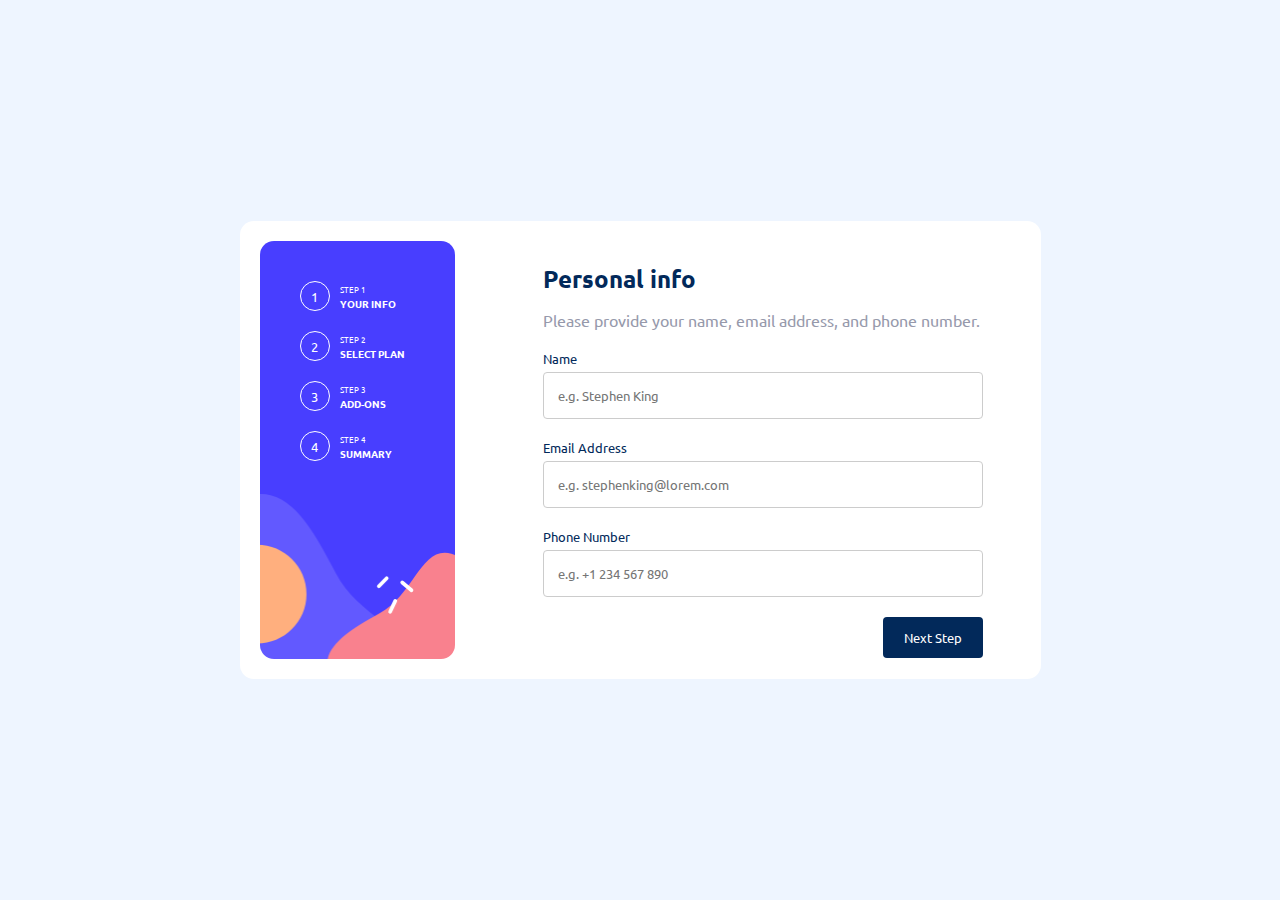
<file: semana-3/challenges/index.html>
<!DOCTYPE html>
<html lang="en">
  <head>
    <meta charset="UTF-8" />
    <meta name="viewport" content="width=device-width, initial-scale=1.0" />
    <title>Multi step form - challenge</title>
    <link rel="stylesheet" href="./css/fonts.css" />
    <link rel="stylesheet" href="./css/style.css" />
    <link rel="stylesheet" href="./css/xl.css" />
  </head>
  <body>
    <main>
      <form>
        <div class="container">
          <section class="container-steps">
            <ul>
              <li><button class="step-button">1</button></li>
              <li><button class="step-button">2</button></li>
              <li><button class="step-button">3</button></li>
              <li><button class="step-button">4</button></li>
            </ul>
          </section>
          <section class="container-menu-desktop">
            <div>
              <div>
                <button class="step-button">1</button>
              </div>
              <div>
                <span class="step-title">STEP 1</span>
                <span class="step-info">YOUR INFO</span>
              </div>
            </div>
            <div>
              <div>
                <button class="step-button">2</button>
              </div>
              <div>
                <span class="step-title">STEP 2</span>
                <span class="step-info">SELECT PLAN</span>
              </div>
            </div>
            <div>
              <div>
                <button class="step-button">3</button>
              </div>
              <div>
                <span class="step-title">STEP 3</span>
                <span class="step-info">ADD-ONS</span>
              </div>
            </div>
            <div>
              <div>
                <button class="step-button">4</button>
              </div>
              <div>
                <span class="step-title">STEP 4</span>
                <span class="step-info">SUMMARY</span>
              </div>
            </div>
          </section>
          <section class="container-info">
            <div>
              <h2 class="title">Personal info</h2>
              <p class="text">
                Please provide your name, email address, and phone number.
              </p>
              <div class="container-form">
                <div>
                  <label for="input-name">Name</label>
                  <input
                    id="input-name"
                    type="text"
                    placeholder="e.g. Stephen King"
                  />
                </div>
                <div>
                  <label for="input-email">Email Address</label>
                  <input
                    id="input-email"
                    type="email"
                    placeholder="e.g. stephenking@lorem.com"
                  />
                </div>
                <div>
                  <label for="input-phone-number">Phone Number</label>
                  <input
                    id="input-phone-number"
                    type="text"
                    placeholder="e.g. +1 234 567 890"
                  />
                </div>
                <div class="container-next-button-desktop">
                  <button class="next-button">Next Step</button>
                </div>
              </div>
            </div>
          </section>
        </div>
        <div class="footer">
          <button class="next-button">Next Step</button>
        </div>
      </form>
    </main>
  </body>
</html>
</file>
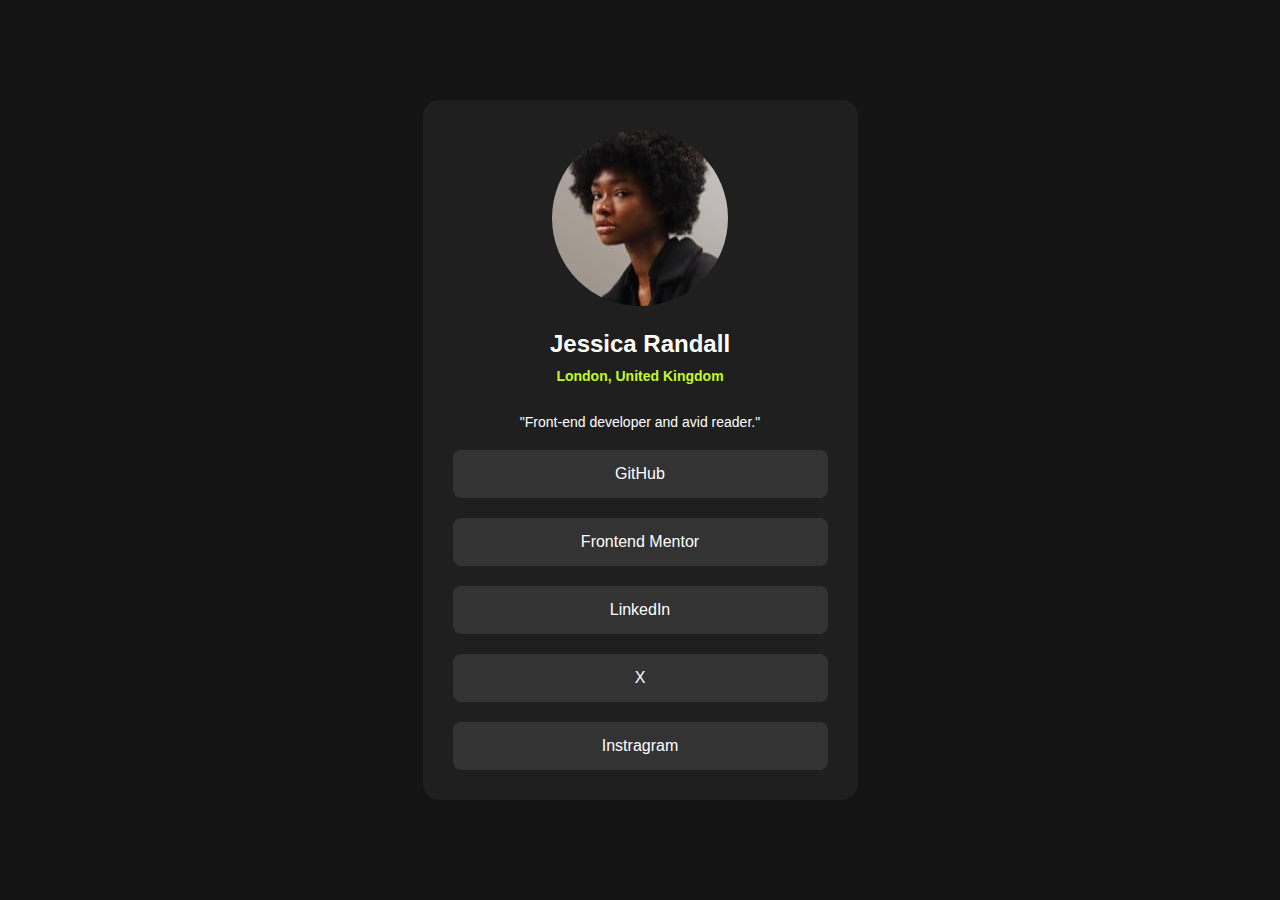
<file: Semana-1/reto-1.html>
<!DOCTYPE html>
<html lang="en">
  <head>
    <meta charset="UTF-8" />
    <meta name="viewport" content="width=device-width, initial-scale=1.0" />
    <title>Codigo 18 - Reto 1</title>
    <link rel="stylesheet" href="./css/style.css" />
  </head>
  <body>
    <main>
      <div>
        <img
          src="./img/avatar-jessica.jpeg"
          alt="Imagen de Perfil de Jessica Randall"
        />
        <h1>Jessica Randall</h1>
        <h2>London, United Kingdom</h2>
        <p>"Front-end developer and avid reader."</p>
        <ul>
          <li><a href="">GitHub</a></li>
          <li><a href="">Frontend Mentor</a></li>
          <li><a href="">LinkedIn</a></li>
          <li><a href="">X</a></li>
          <li><a href="">Instragram</a></li>
        </ul>
      </div>
    </main>
  </body>
</html>
</file>
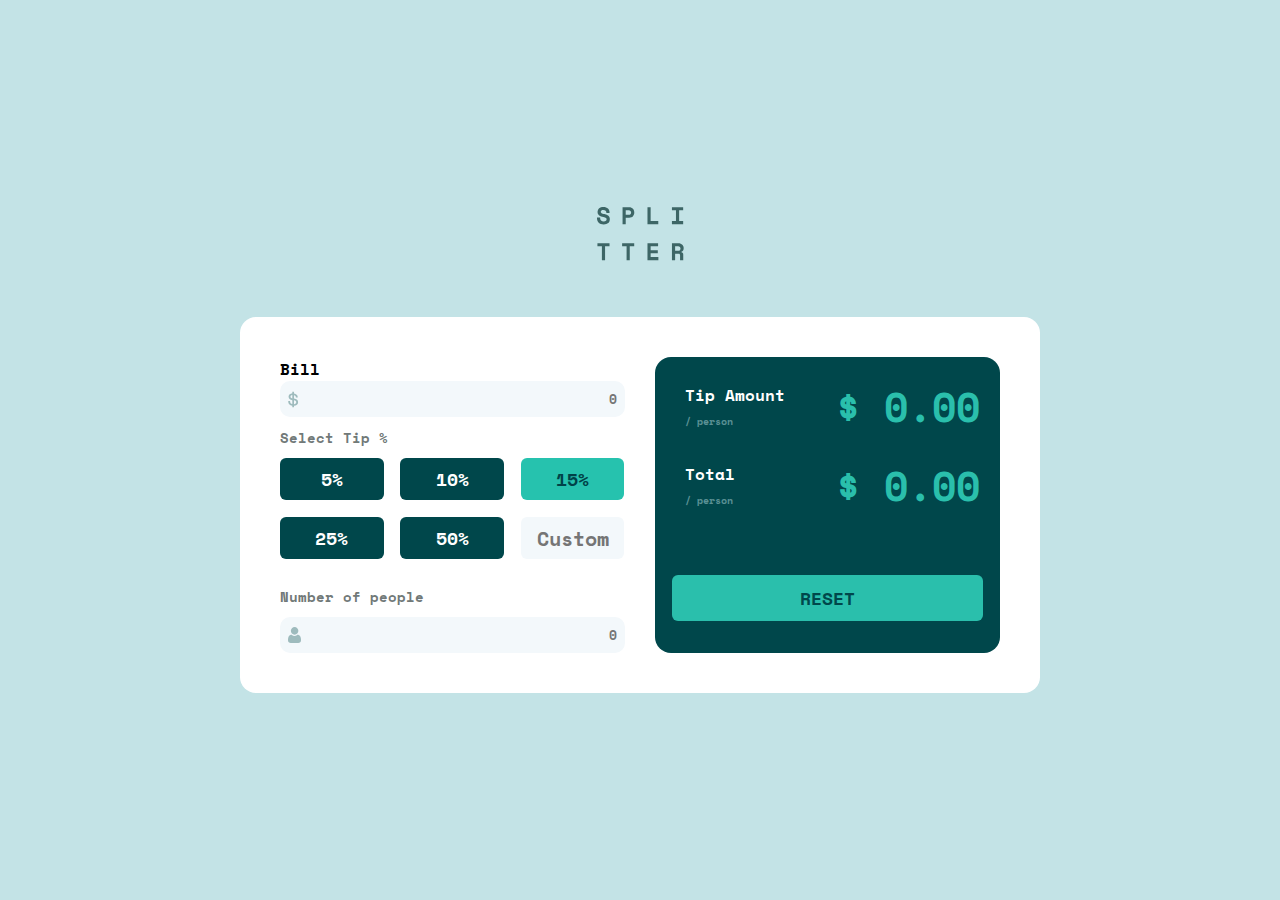
<file: semana-2/tip-calculator.html>
<!DOCTYPE html>
<html lang="en">
  <head>
    <meta charset="UTF-8" />
    <meta name="viewport" content="width=device-width, initial-scale=1.0" />
    <title>Reto 2 - Tip Calculator</title>
    <link rel="preconnect" href="https://fonts.googleapis.com" />
    <link rel="preconnect" href="https://fonts.gstatic.com" crossorigin />
    <link
      href="https://fonts.googleapis.com/css2?family=Space+Mono:wght@400;700&display=swap"
      rel="stylesheet"
    />
    <link rel="stylesheet" href="calculator.css" />
  </head>
  <body>
    <main>
      <div>
        <img src="./imagen/logo.svg" alt="Logo" />
      </div>
      <form action="">
        <div>
          <div>
            <label for="input-bill">Bill</label>
            <div class="container-input">
              <img src="./imagen/icon-dollar.svg" alt="" />
              <input type="text" name="" id="input-bill" placeholder="0" />
            </div>
          </div>
          <div>
            <p class="text-tittle">Select Tip %</p>
            <div class="container-percentage">
              <button>5%</button>
              <button>10%</button>
              <button>15%</button>
              <button>25%</button>
              <button>50%</button>
              <input class="custom" type="text" name="" id="" placeholder="Custom" />
            </div>
          </div>
          <div>
            <label for="input-people" class="text-tittle">Number of people</label>
            <div class="container-input">
              <img src="./imagen/icon-person.svg" alt="" />
              <input type="text" name="" id="input-people" placeholder="0" />
            </div>
          </div>
        </div>

        <div class="color-div">
          <div class="content-2">
            <div >
              <p>Tip Amount</p>
              <span>/ person</span>
            </div>
            <div>
              <p>$ 0.00</p>
            </div>
          </div>
          <div class="content-2">
            <div>
              <p>Total</p>
              <span>/ person</span>
            </div>
            <div>
              <p>$ 0.00</p>
            </div>
          </div>
          <div>
            <button>RESET</button>
          </div>
        </div>
      </form>
    </main>
  </body>
</html>
</file>
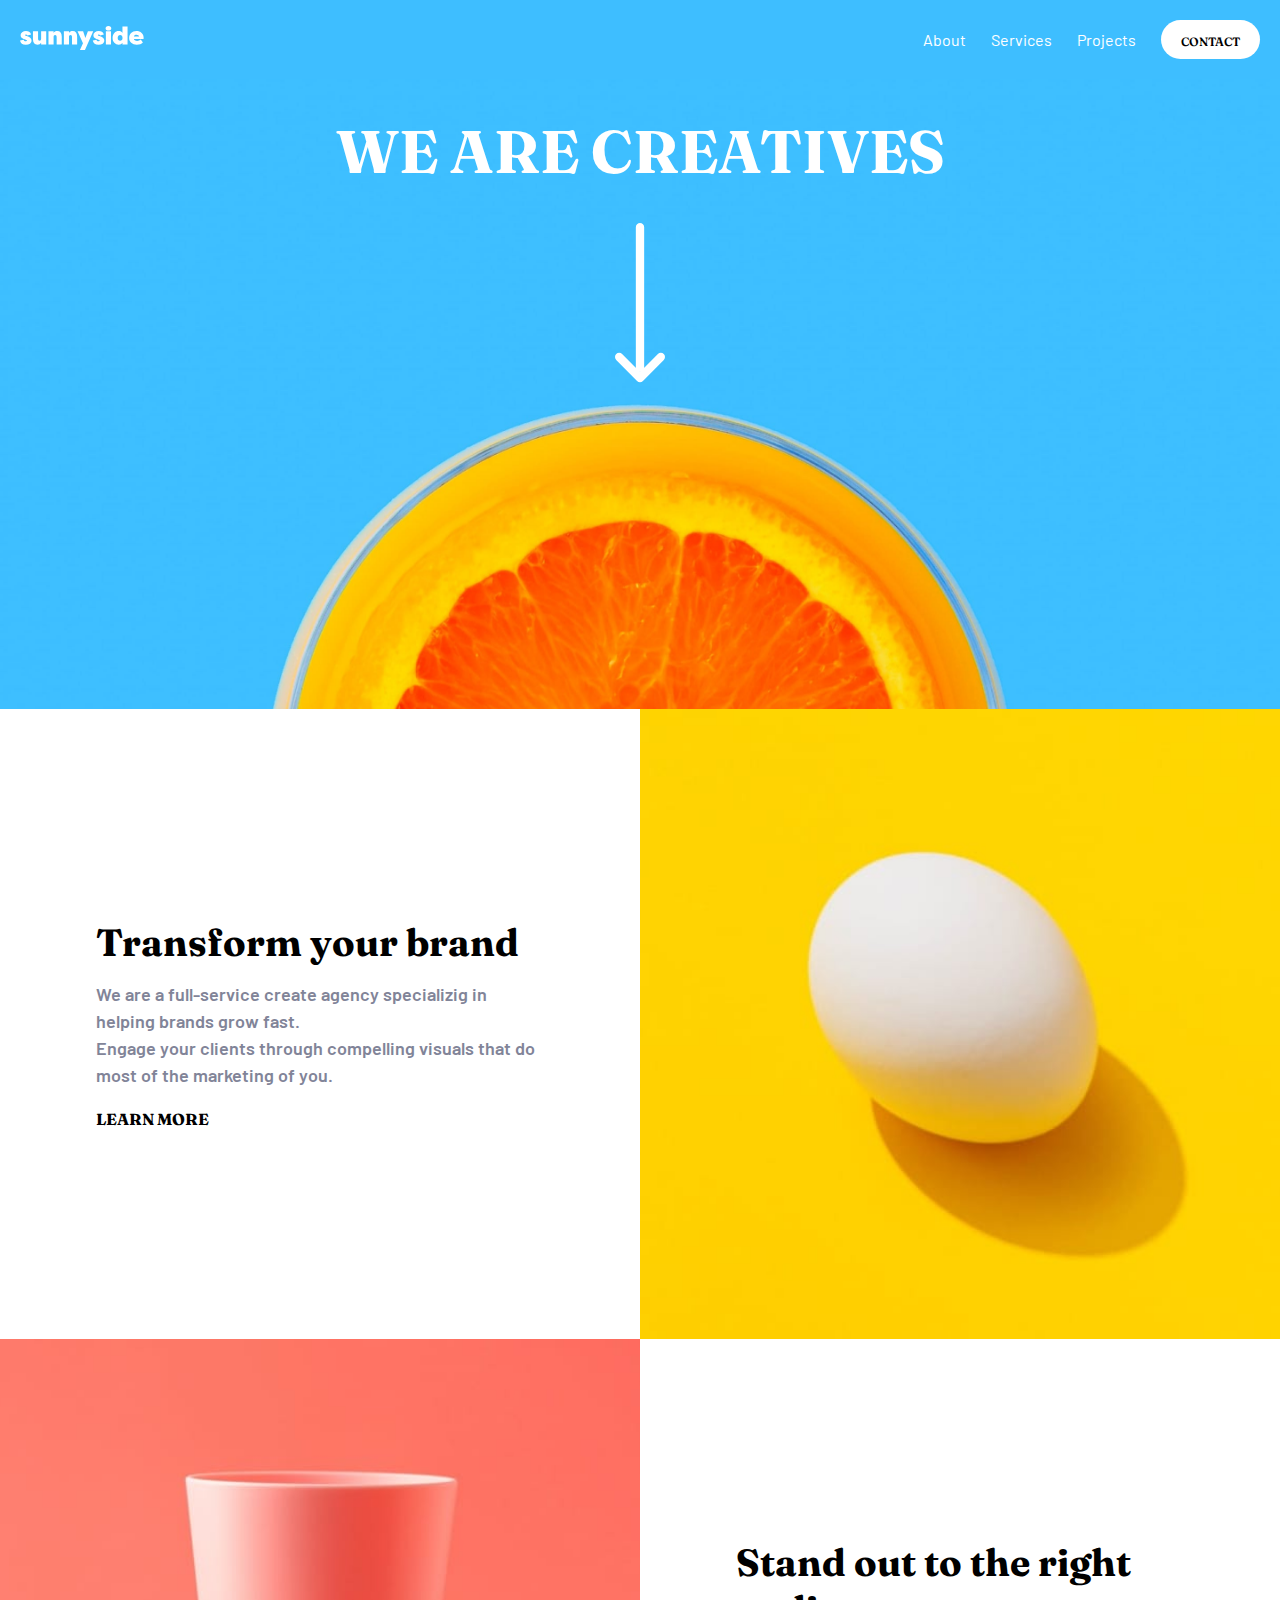
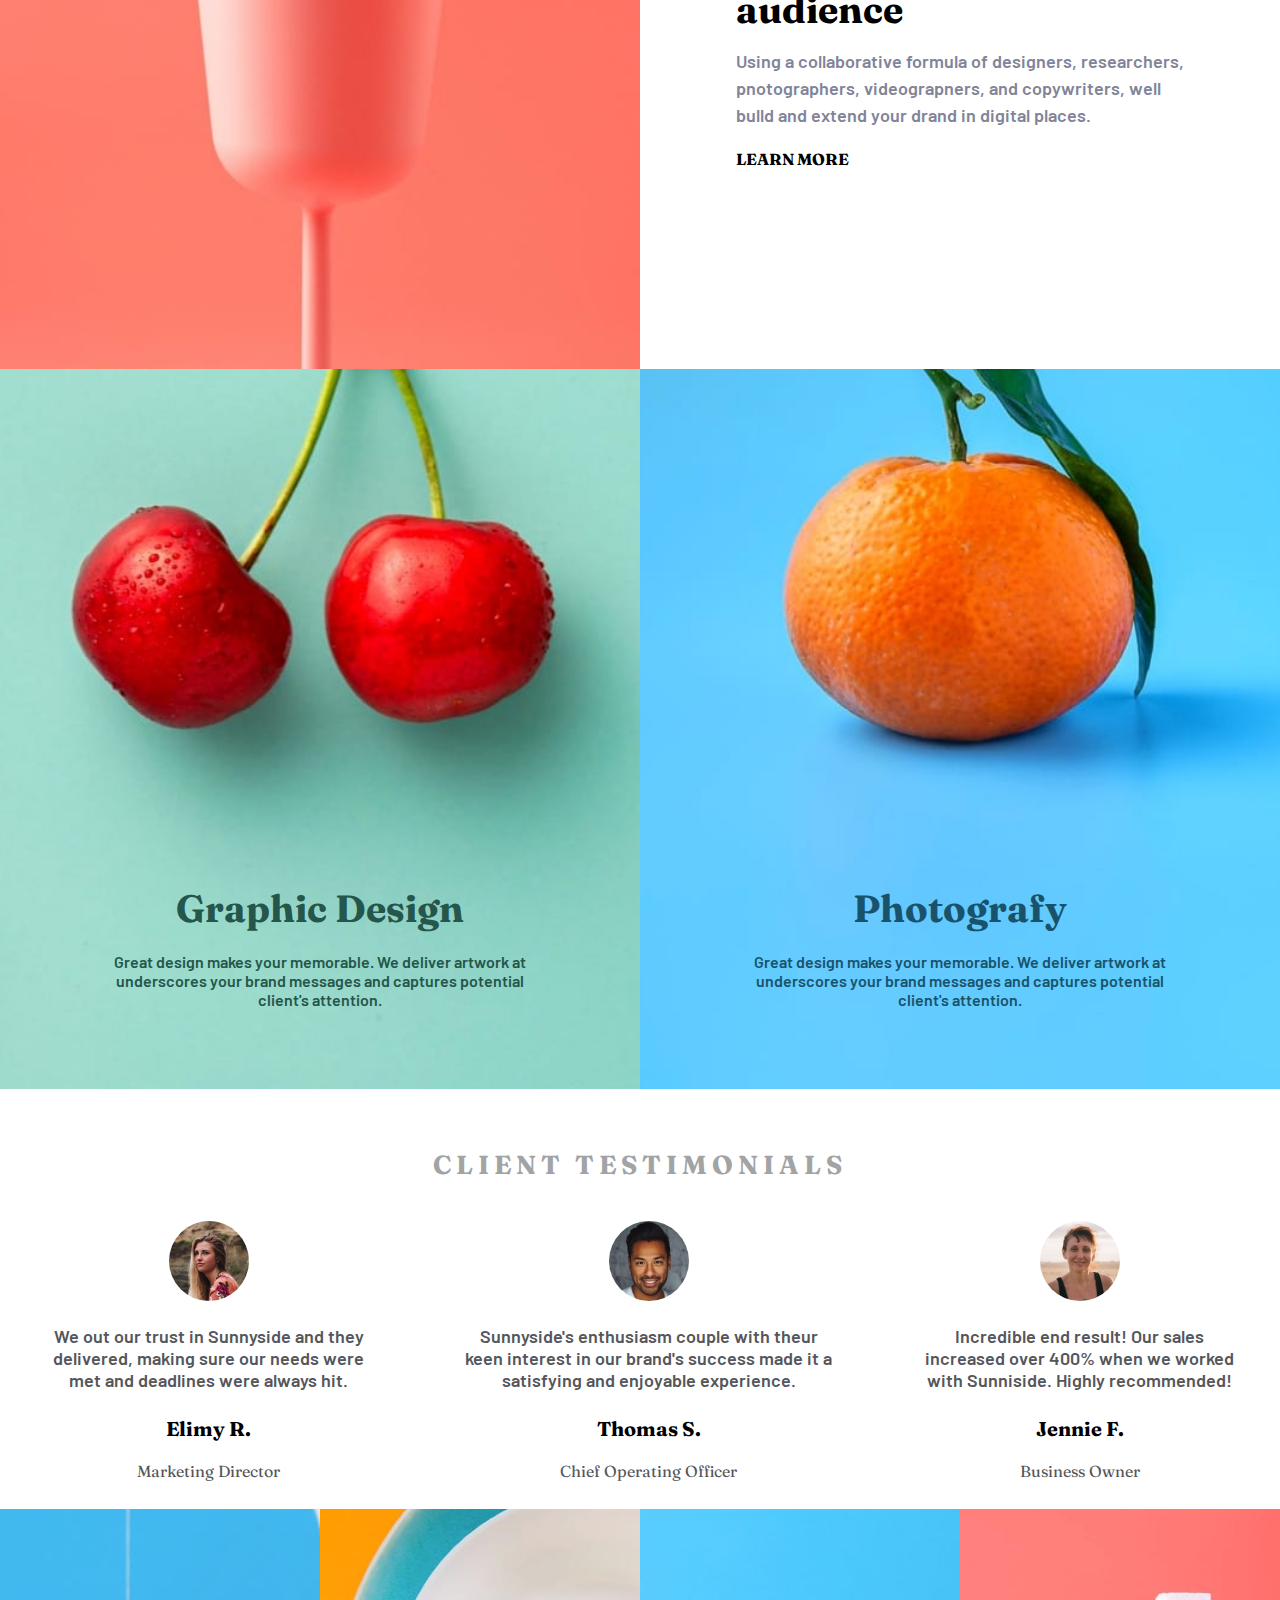
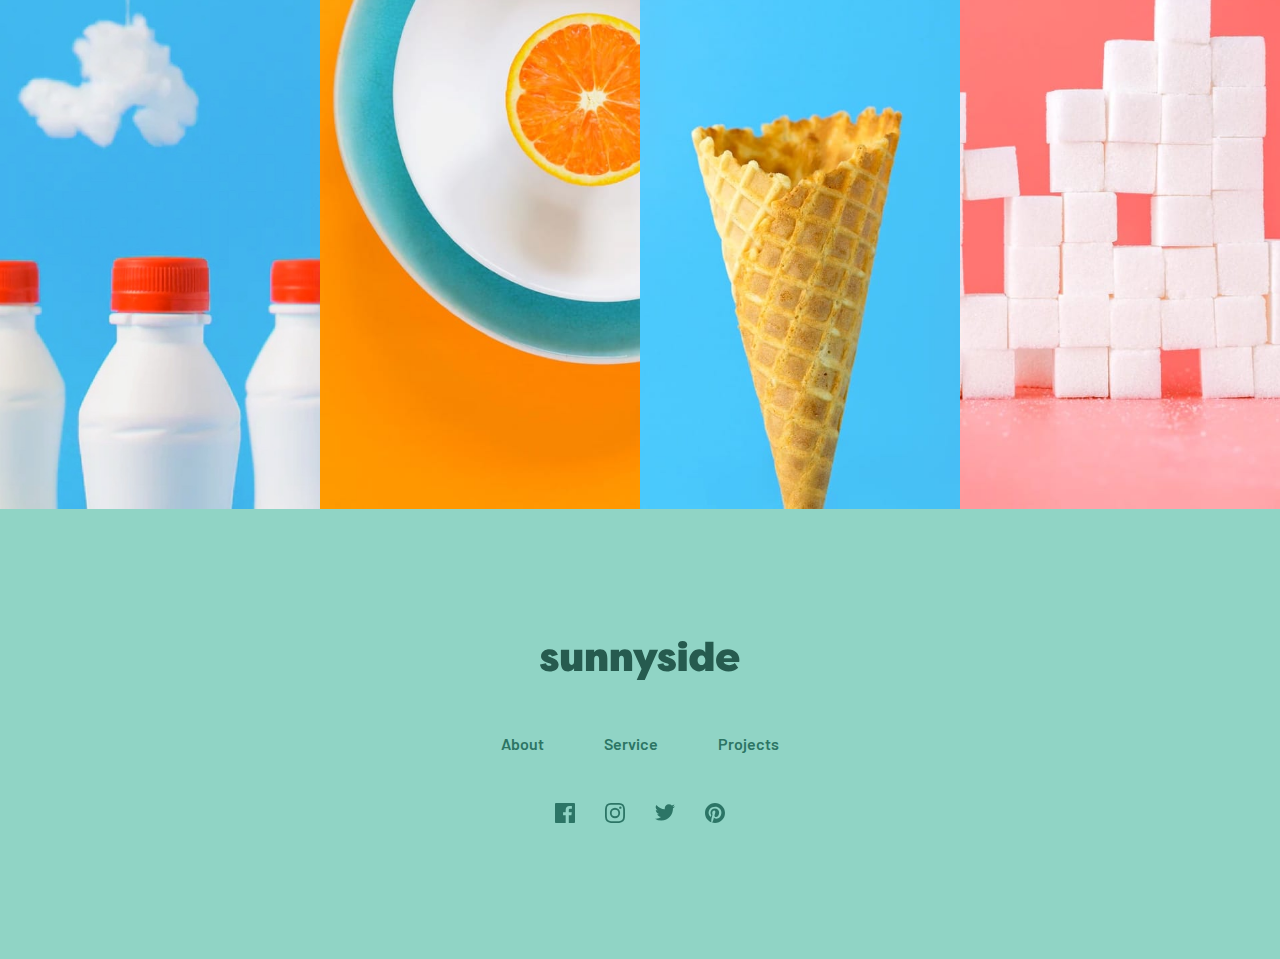
<file: semana-3/sunnysides/sunnyside.html>
<!DOCTYPE html>
<html lang="en">
  <head>
    <meta charset="UTF-8" />
    <meta name="viewport" content="width=device-width, initial-scale=1.0" />
    <title>Sunnyside challenge</title>

    <link rel="preconnect" href="https://fonts.googleapis.com" />
    <link rel="preconnect" href="https://fonts.gstatic.com" crossorigin />
    <link
      href="https://fonts.googleapis.com/css2?family=Barlow:ital,wght@0,100;0,200;0,300;0,400;0,500;0,600;0,700;0,800;0,900;1,100;1,200;1,300;1,400;1,500;1,600;1,700;1,800;1,900&family=Fraunces:ital,opsz,wght@0,9..144,100..900;1,9..144,100..900&display=swap"
      rel="stylesheet"
    />

    <link rel="stylesheet" href="./css/style.css" />
  </head>
  <body>
    <nav class="flex nav">
      <div>
        <img src="./assets/logo.svg" alt="" />
      </div>
      <div>
        <div>
          <button class="btn-menu">
            <img src="./assets/icons/icon-hamburger.svg" alt="" />
          </button>
        </div>
        <div>
          <ul class="menu">
            <li>
              <a href="">About</a>
            </li>
            <li>
              <a href="">Services</a>
            </li>
            <li>
              <a href="">Projects</a>
            </li>
            <li>
              <a href="">Contact</a>
            </li>
          </ul>
        </div>
      </div>
    </nav>
    <main class="bg-no-repeat bg-position-center bg-size-cover">
      <h1>We are creatives</h1>
      <img class="arrow-down" src="./assets/icons/icon-arrow-down.svg" alt="" />
    </main>
    <section class="section-egg flex-reverse">
      <div
        class="bg-egg h-50 bg-no-repeat bg-position-center bg-size-cover"
      ></div>
      <div class="text-center container-egg h-50 flex">
        <div>
          <h2 class="text-xl">Transform your brand</h2>
          <p class="font-barlow">
            We are a full-service create agency specializig in helping brands
            grow fast.
          </p>
          <p class="font-barlow">
            Engage your clients through compelling visuals that do most of the
            marketing of you.
          </p>
          <a href="#" class="link">Learn more</a>
        </div>
      </div>
    </section>
    <section class="section-egg">
      <div
        class="bg-cup bg-no-repeat bg-position-center bg-size-cover h-50"
      ></div>
      <div class="text-center container-egg h-50 flex">
        <div>
          <h2 class="text-xl">Stand out to the right audience</h2>
          <p class="font-barlow">
            Using a collaborative formula of designers, researchers,
            pnotographers, videograpners, and copywriters, well bulld and extend
            your drand in digital places.
          </p>
          <a href="#" class="link">Learn more</a>
        </div>
      </div>
    </section>
    <section class="container-fruit">
      <section
        id="cherry"
        class="bg-cherry text-center bg-no-repeat bg-position-center bg-size-cover flex"
      >
        <div>
          <h2 class="text-xl">Graphic Design</h2>
          <p class="font-barlow">
            Great design makes your memorable. We deliver artwork at underscores
            your brand messages and captures potential client's attention.
          </p>
        </div>
      </section>
      <section
        id="orange"
        class="bg-orange text-center bg-no-repeat bg-position-center bg-size-cover flex"
      >
        <div>
          <h2 class="text-xl">Photografy</h2>
          <p class="font-barlow">
            Great design makes your memorable. We deliver artwork at underscores
            your brand messages and captures potential client's attention.
          </p>
        </div>
      </section>
    </section>
    <section class="section-testimonials">
      <h2 class="text-center">CLIENT TESTIMONIALS</h2>
      <div class="container-testimonials">
        <div>
          <img src="./assets/people/image-emily.jpg" alt="Foto de Emily" />
          <p class="font-barlow text-testimonial">
            We out our trust in Sunnyside and they delivered, making sure our
            needs were met and deadlines were always hit.
          </p>
          <h5 class="text-name-testimonial">Elimy R.</h5>
          <p>Marketing Director</p>
        </div>
        <div>
          <img src="./assets/people/image-thomas.jpg" alt="Foto de Thomas" />
          <p class="font-barlow text-testimonial">
            Sunnyside's enthusiasm couple with theur keen interest in our
            brand's success made it a satisfying and enjoyable experience.
          </p>
          <h5 class="text-name-testimonial">Thomas S.</h5>
          <p>Chief Operating Officer</p>
        </div>
        <div>
          <img src="./assets/people/image-jennie.jpg" alt="Foto de Jennie" />
          <p class="font-barlow text-testimonial">
            Incredible end result! Our sales increased over 400% when we worked
            with Sunniside. Highly recommended!
          </p>
          <h5 class="text-name-testimonial">Jennie F.</h5>
          <p>Business Owner</p>
        </div>
      </div>
    </section>
    <section class="section-mini">
      <div
        class="bg-mini-milk bg-no-repeat bg-position-center bg-size-cover"
      ></div>
      <div
        class="bg-mini-orange bg-no-repeat bg-position-center bg-size-cover"
      ></div>
      <div
        class="bg-mini-cone bg-no-repeat bg-position-center bg-size-cover"
      ></div>
      <div
        class="bg-mini-sugar bg-no-repeat bg-position-center bg-size-cover"
      ></div>
    </section>
    <footer class="footer h-50">
      <div>
        <img class="footer-logo" src="./assets/logo.svg" alt="" />
      </div>
      <div>
        <ul class="footer-menu font-barlow flex">
          <li>
            <a href="">About</a>
          </li>
          <li>
            <a href="">Service</a>
          </li>
          <li>
            <a href="">Projects</a>
          </li>
        </ul>
      </div>
      <div class="footer-social-media">
        <a href="">
          <img src="./assets/icons/icon-facebook.svg" alt="" />
        </a>
        <a href="">
          <img src="./assets/icons/icon-instagram.svg" alt="" />
        </a>
        <a href="">
          <img src="./assets/icons/icon-twitter.svg" alt="" />
        </a>
        <a href="">
          <img src="./assets/icons/icon-pinterest.svg" alt="" />
        </a>
      </div>
    </footer>
  </body>
</html>
</file>
<file: semana-3/challenges/css/fonts.css>
@font-face {
    font-family: "Ubuntu";
    font-weight: 400;
    src: url("../assets/fonts/Ubuntu-Regular.ttf");
  }
  
  @font-face {
    font-family: "Ubuntu";
    font-weight: 500;
    src: url("../assets/fonts/Ubuntu-Medium.ttf");
  }
  
  @font-face {
    font-family: "Ubuntu";
    font-weight: 700;
    src: url("../assets/fonts/Ubuntu-Bold.ttf");
  }
</file>
<file: semana-3/challenges/css/style.css>
* {
  margin: 0;
  padding: 0;
  box-sizing: border-box;
}

body {
  font-family: "Ubuntu", system-ui, sans-serif;
}

input,
button {
  font-family: "Ubuntu", system-ui, sans-serif;
}

main {
  height: 100vh;
}

.container {
  height: 90vh;
  overflow: auto;
  background-color: #eef5ff;
}

.container-menu-desktop {
  display: none;
}

.footer {
  height: 10vh;
  display: flex;
  align-items: center;
  justify-content: end;
  padding: 20px;
}

.container-steps {
  background: url("../assets/images/bg-sidebar-mobile.svg") no-repeat;
  background-size: cover;
  height: 25vh;
  display: flex;
  justify-content: center;
  padding-top: 40px;
}

.container-steps > ul {
  list-style: none;
  display: flex;
  gap: 30px;
}

.step-button {
  background-color: transparent;
  color: #fff;
  border: solid #fff 1px;
  padding: 10px;
  border-radius: 50%;
  width: 30px;
  height: 30px;
  display: flex;
  align-items: center;
  cursor: pointer;
}

.step-button:hover {
  color: #000;
  background-color: hsl(206, 94%, 87%);
  border: none;
}

.container-info {
  width: 100%;
  position: absolute;
  top: 15%;
}

.container-info > div {
  margin: auto;
  padding: 12px;
  width: 90%;
  background-color: #fff;
  border-radius: 8px;
}

.title {
  color: hsl(213, 96%, 18%);
  margin-top: 10px;
  margin-bottom: 15px;
}

.text {
  color: hsl(231, 11%, 63%);
}

.container-form {
  display: flex;
  flex-direction: column;
  margin-top: 20px;
  gap: 20px;
  margin-bottom: 30px;
}

.container-form > div {
  display: flex;
  flex-direction: column;
  gap: 5px;
  font-size: 13px;
  color: hsl(213, 96%, 18%);
}

.container-form > div > input {
  outline: none;
  padding: 14px;
  border: 1px #ccc solid;
  border-radius: 4px;
}

.container-next-button-desktop {
  display: none !important;
}

.next-button {
  background-color: hsl(213, 96%, 18%);
  color: #fff;
  border: none;
  cursor: pointer;
  padding: 12px;
  border-radius: 4px;
}
</file>
<file: semana-3/challenges/css/xl.css>
@media (min-width: 1280px) {
    main {
      height: 100vh;
      display: flex;
      align-items: center;
      justify-content: center;
      background-color: #eef5ff;
    }
  
    .container {
      height: auto;
      display: flex;
      padding: 20px;
      border-radius: 14px;
      gap: 50px;
      background-color: #fff;
    }
  
    .footer {
      display: none;
    }
  
    .container-steps {
      display: none;
    }
  
    .container-menu-desktop {
      display: flex;
      flex-direction: column;
      gap: 20px;
      padding: 40px;
      width: 250px;
      background: url("../assets/images/bg-sidebar-desktop.svg") no-repeat;
      background-size: cover;
      border-radius: 14px;
      color: #fff;
      background-position: center;
    }
  
    .container-menu-desktop > div {
      display: flex;
      gap: 10px;
      align-items: center;
    }
  
    .step-title {
      font-size: 8px;
      font-weight: 200;
      display: block;
    }
  
    .step-info {
      font-size: 10px;
      font-weight: bold;
      display: block;
    }
  
    .container-info {
      display: block;
      position: static;
      background-color: #fff;
    }
  
    .container-next-button-desktop {
      position: relative;
      display: block !important;
    }
  
    .container-next-button-desktop > button {
      width: 100px;
      position: absolute;
      right: 0;
    }
  }
</file>
<file: Semana-1/css/style.css>
/* esta parte es para eliminar el scroll del navegador*/
*{
  margin: 0;
  padding: 0;
}
body {
  background-color: #141414;
  color: white;
  font-family: Helvetica;
  
}
/* align-items y justify-content, solo funciona con  display: flex;*/
main{
  height: 100vh;
  display: flex;
  /*centrar de forma vertical*/
  align-items: center;
  /*centrar de forma horizontal*/
  justify-content: center;
}

div {
  background-color: #1F1F1F;
  width: 375px;
  padding: 30px;
  text-align: center;
  border-radius: 16px;
  
}
/*border-radius para dar bordes redondeados*/
img{
    border-radius: 50%;
}
h1 {
  font-size: 24px;
  margin-top: 20px;
}

h2 {
  color: #C4F82A;
  font-size: 14px;
  margin-top: 10px;
}
/*margin-top distancia de arriba*/
/*margin-bottom distancia de abajo*/
p {
  font-size: 14px;
  margin-top: 30px;
  margin-bottom: 20px;
}

ul {
  list-style: none;
}

ul > li > a {
  text-decoration: none;
  color: white;
  display: block;
  margin-top: 20px;
  background-color: #333333;
  padding: 15px;
  border-radius: 8px;
}
ul > li > a:hover{
    background-color: #C4F82A;
    color: black;
}
</file>
<file: semana-2/calculator.css>
*{
    margin: 0;
    padding: 0;
    /*se debe poner siempre porque en cada pantalla es diferente
    por lo que deberia ser un requisito para que no salga el scroll*/
    box-sizing: border-box;
}

body{
    background-color: #C3E3E6;
    font-family: "Space Mono", monospace;
    font-weight: bold;
}
input, button{
    font-family: "Space Mono", monospace;
    font-weight: bold;
}
main{
    display: flex;
    flex-direction: column;
    justify-content: center;
    align-items: center;
    height: 100vh;
    gap: 50px;
}
 form{
    display: flex;
    background-color: #fff;
    padding: 40px;
    border-radius: 16px;
    gap: 30px;
    width: 800px;
 }
 form > div{
    flex: 1;

 }
.container-input{
    display: flex;
    align-items: center;justify-content: space-between;
    background-color: #F3F8FB;
    padding: 8px;
    border-radius: 10px;
}
.container-input > input{
    border: none;
    /*remover el borde del input*/
    outline: none;
    text-align: right;
    background-color: transparent;
}
.text-tittle{
    font-size: 14px;
    color: #717978;
    display: block;
    margin-bottom: 10px;
    margin-top: 10px;
}
.container-percentage{
    display: flex;
    flex-wrap: wrap;
    gap: 4.9%;
}
.container-percentage > *{
    
    width: 30%;
    margin-bottom: 4.9%;
}
.container-percentage > button{
    background-color: #00474B;
    color: #fff;
    border: none;
    padding: 8px;
    font-size: 18px;
    cursor: pointer;
    border-radius: 6px;
}
.container-percentage > button:nth-child(3){
    background-color: #26C2AE;
    color: #004248;
}
.custom{
    display: flex;
    text-align: center;
    border: none;
    background-color: #F3F8FB;
    border-radius: 6px;
    font-size: 20px;
}
.color-div{
    background-color: #00474B;
    border-radius: 16px;
    display: flex;
    flex-direction: column;

}   
.content-2{
    display: flex;
    justify-content: space-between;
    align-items: center;
    margin-left: 30px;
    margin-right: 20px;
    margin-top: 20px;
    color: #fff;
    
}
.content-2>div>p:first-child{
    font-size: 16px;
}
.content-2>div>p:last-child{
    font-size: 40px;
    color: #2abfac;
}

.content-2>div>span{
    color: #5b9195;
    font-size: 10px;
}

.color-div > div > button{
    background-color: #2abfac;
    color: #00474b;
    border: none;
    padding: 10px;
    width: 90%;
    border-radius: 6px;
    cursor: pointer;
    margin-top: 60px;
    font-size: 18px;
    margin-left: 5%;
}
</file>
<file: semana-3/sunnysides/css/style.css>
* {
    margin: 0;
    padding: 0;
    box-sizing: border-box;
  }
  
  body {
    font-family: "Fraunces", sans-serif;
  }
  
  .flex {
    display: flex;
  }
  
  .font-barlow {
    font-family: "Barlow", sans-serif;
    font-weight: 600;
  }
  
  .text-center {
    text-align: center;
  }
  
  .bg-no-repeat {
    background-repeat: no-repeat !important;
  }
  
  .bg-position-center {
    background-position: center !important;
  }
  
  .bg-size-cover {
    background-size: cover !important;
  }
  
  .h-50 {
    height: 50vh !important;
  }
  
  .nav {
    background-color: rgb(62, 190, 255);
    justify-content: space-between;
    align-items: center;
    padding: 20px;
  }
  
  .btn-menu {
    background-color: transparent;
    border: none;
    cursor: pointer;
  }
  
  .menu {
    display: none;
  }
  
  .text-xl {
    font-size: 38px !important;
  }
  
  main {
    background: url("../assets/mobile/image-header.jpg");
    height: 70vh;
  }
  
  h1 {
    color: #fff;
    text-align: center;
    text-transform: uppercase;
    font-size: 60px;
    padding-top: 35px;
  }
  
  .arrow-down {
    display: block;
    margin: auto;
    height: 160px;
    margin-top: 35px;
  }
  
  .bg-egg {
    background: url("../assets/mobile/image-transform.jpg");
  }
  
  .container-egg {
    flex-direction: column;
    justify-content: center;
    padding: 16px;
  }
  
  .container-egg > div > h2 {
    margin-bottom: 15px;
  }
  
  .container-egg > div > p {
    font-size: 18px;
    line-height: 1.5;
    color: hsl(232, 10%, 55%);
  }
  
  .link {
    text-transform: uppercase;
    margin-top: 20px;
    display: block;
    font-weight: bold;
    color: #000;
    text-decoration: none;
  }
  
  .bg-cup {
    background: url("../assets/mobile/image-stand-out.jpg");
  }
  
  .bg-cherry {
    background: url("../assets/mobile/image-graphic-design.jpg");
    height: 80vh;
    align-items: end;
  }
  
  .bg-cherry > div {
    margin-bottom: 80px;
    color: hsl(167, 40%, 24%);
  }
  
  .bg-cherry > div > h2 {
    margin-bottom: 20px;
  }
  
  .bg-orange {
    background: url("../assets/mobile/image-photography.jpg");
    height: 80vh;
    align-items: end;
  }
  
  .bg-orange > div {
    margin-bottom: 80px;
    color: hsl(198, 62%, 26%);
  }
  
  .bg-orange > div > h2 {
    margin-bottom: 20px;
  }

  .section-testimonials{
    margin-top: 60px;
    /*background-color: #FFFBF8;*/
  }
  
  .section-testimonials > h2{
    font-size: 26px;
    letter-spacing: 5px;
    color: #A2A3A4;
    margin-bottom: 10px;
  }

  .container-testimonials{
    display: flex;
    flex-direction: column;
    text-align: center;
  }

  .container-testimonials > div > img{
    border-radius: 50%;
    width: 80px;
    height: 80px;
    margin-top: 30px;
  }

  .text-testimonial {
    font-size: 18px;
    width: 80%;
    margin: auto;
  }

  .text-name-testimonial{
    font-size: 20px;
    font-weight: bold;
    margin-top: 25px;
  }

  .container-testimonials > div > p{
    margin-top: 20px;
    color: #55565B;
  }

  .section-mini{
    display: flex;
    /*respeta el ancho de cda elemento, lo que hace que llene el cuadro y lo demas
    sigue pero en la fila que sigue*/
    flex-wrap: wrap;

  }
  .section-mini > div{
    height: 300px;
    width: 50%;
  }

  .bg-mini-milk{
    background: url("../assets/mobile/image-gallery-milkbottles.jpg");
  }
  .bg-mini-orange{
    background: url("../assets/mobile/image-gallery-orange.jpg");
  }
  .bg-mini-cone{
    background: url("../assets/mobile/image-gallery-cone.jpg");
  }
  .bg-mini-sugar{
    background: url("../assets/mobile/image-gallery-sugar-cubes.jpg");
  }

  .footer{
    background-color: #90D4C5;
    display: flex;
    flex-direction: column;
    align-items: center;
    justify-content: center;
    gap: 50px;
  }

  .footer-logo{
    width: 200px;
    filter: invert(39%) sepia(6%) saturate(3640%) hue-rotate(116deg) 
        brightness(45%) contrast(86%) ;
  }
  .footer-menu{
    /*quita los puntos de las listas*/
    list-style: none;
    gap: 60px;
  }
  .footer-menu > li > a{
    /*quita el subrayado de los links*/
    text-decoration: none;
    color: #2c7564;
  }

  .footer-social-media{
    text-decoration: none;
    display: flex;
    align-items: center;
    gap: 30px;
  }

  /* sm */
  @media (min-width: 640px) {
  }
  
  /* md */
  @media (min-width: 768px) {
  }
  
  /* lg */
  @media (min-width: 1024px) {
  }
  
  /* xl */
  @media (min-width: 1280px) {
    main {
      background: url("../assets/desktop/image-header.jpg");
    }
  
    .btn-menu {
      display: none;
    }
  
    .menu {
      display: flex;
      gap: 25px;
      align-items: center;
      list-style: none;
      font-family: "Barlow", sans-serif;
    }
  
    .menu > li > a {
      text-decoration: none;
      color: #fff;
    }
  
    .menu > li:last-child {
      background-color: #fff;
      padding: 10px 20px;
      border-radius: 24px;
    }
  
    .menu > li:last-child > a {
      color: #000;
      font-family: "Fraunces";
      text-transform: uppercase;
      font-weight: 600;
      font-size: 12px;
    }
  
    .flex-reverse {
      flex-direction: row-reverse;
    }
  
    .section-egg {
      display: flex;
      height: 70vh;
    }
  
    .bg-egg {
      flex: 1;
      background: url("../assets/desktop/image-transform.jpg");
      height: 100% !important;
    }
  
    .container-egg {
      flex: 1;
      height: 100% !important;
      padding: 0;
    }
  
    .container-egg > div {
      display: block;
      margin: auto;
      width: 70%;
    }
  
    .container-egg > div > * {
      text-align: left;
    }
  
    .bg-cup {
      flex: 1;
      background: url("../assets/desktop/image-stand-out.jpg");
      height: 100% !important;
    }

    .container-fruit{
        display: flex;
    }

    .container-fruit > section > div {
        width: 70%;
        margin-left: auto;
        margin-right: auto;
    }

    .bg-cherry{
        flex: 1;
        background: url("../assets/desktop/image-graphic-design.jpg");
    }
    .bg-orange{
        flex: 1;
        background: url(../assets/desktop/image-photography.jpg);
    }

    .section-testimonials {
        height: 40vh;
      }
    
      .container-testimonials {
        flex-direction: row;
      }
    
      .section-mini > div {
        height: 600px;
        width: 25%;
      }
    
      .bg-mini-milk {
        background: url("../assets/desktop/image-gallery-milkbottles.jpg");
      }
    
      .bg-mini-orange {
        background: url("../assets/desktop/image-gallery-orange.jpg");
      }
    
      .bg-mini-cone {
        background: url("../assets/desktop/image-gallery-cone.jpg");
      }
    
      .bg-mini-sugar {
        background: url("../assets/desktop/image-gallery-sugarcubes.jpg");
      }
}
  
  /* 2xl */
  @media (min-width: 1536px) {
  }
</file>
